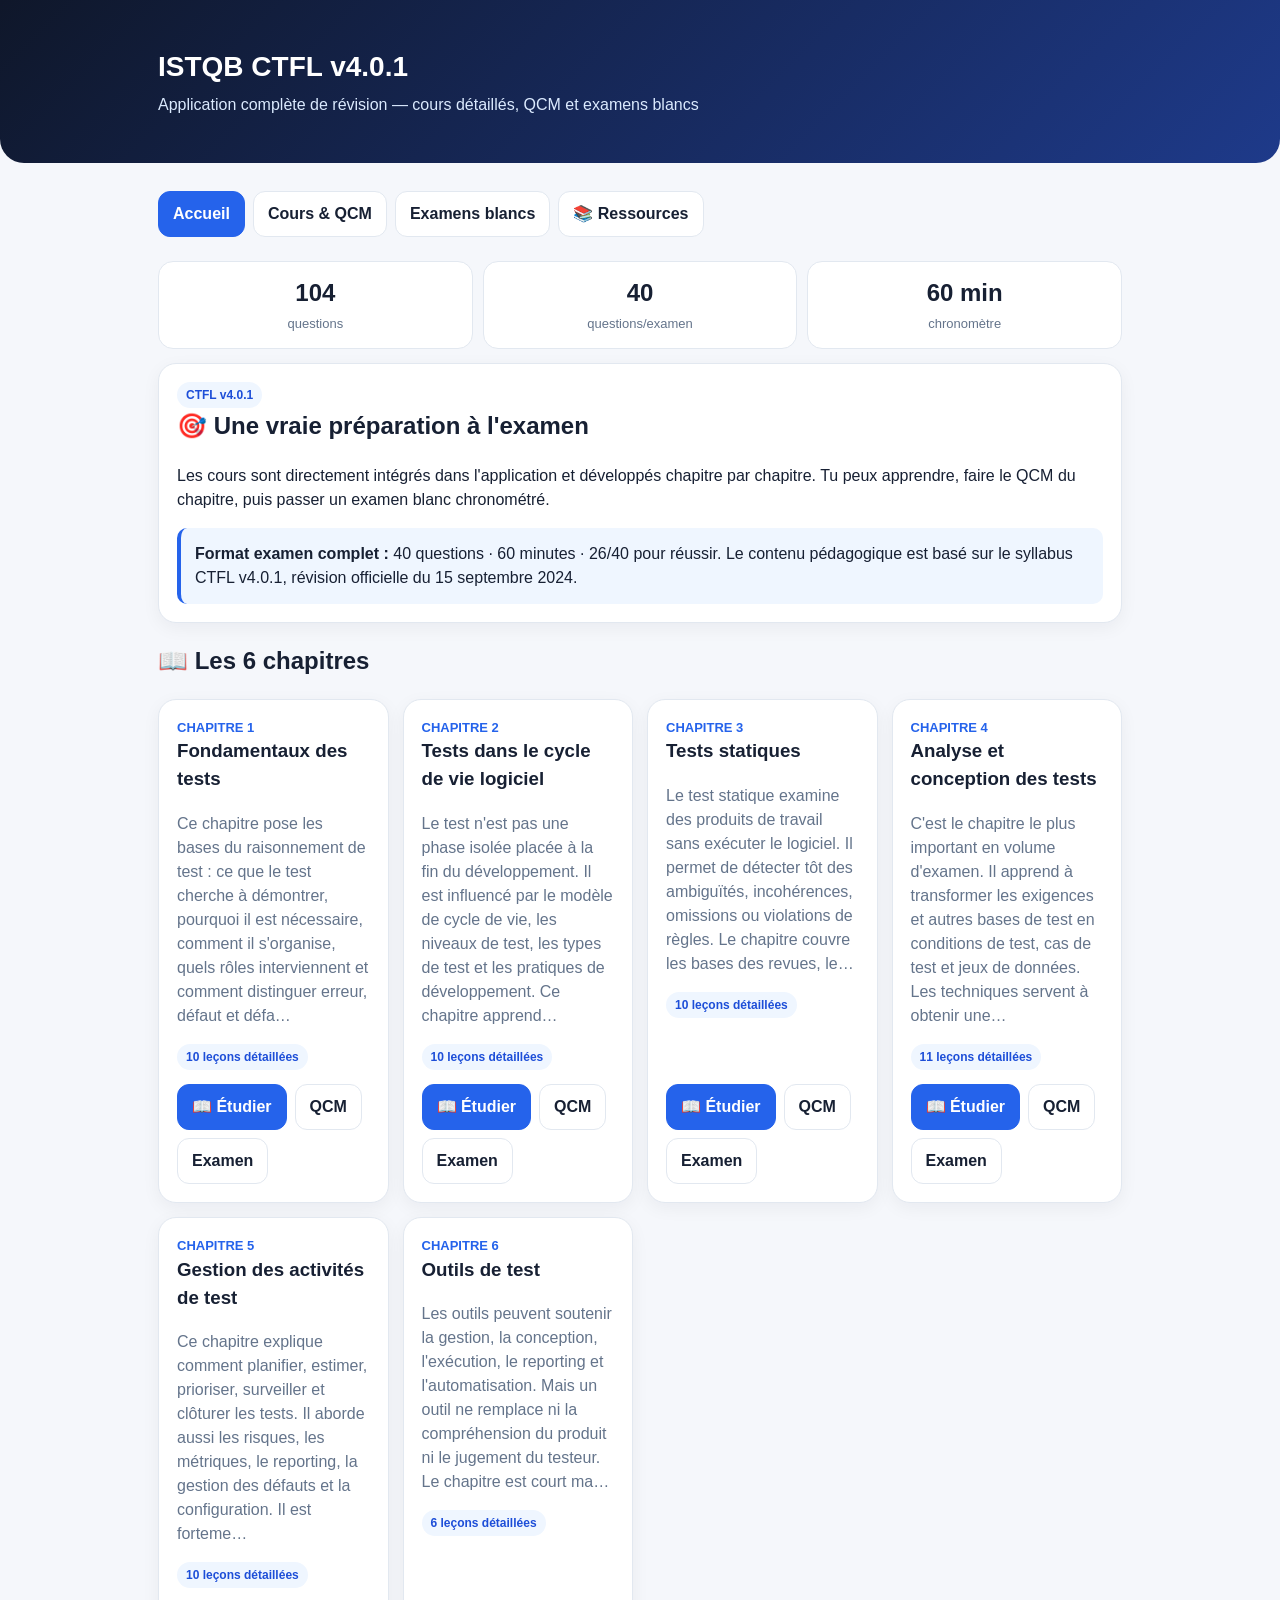
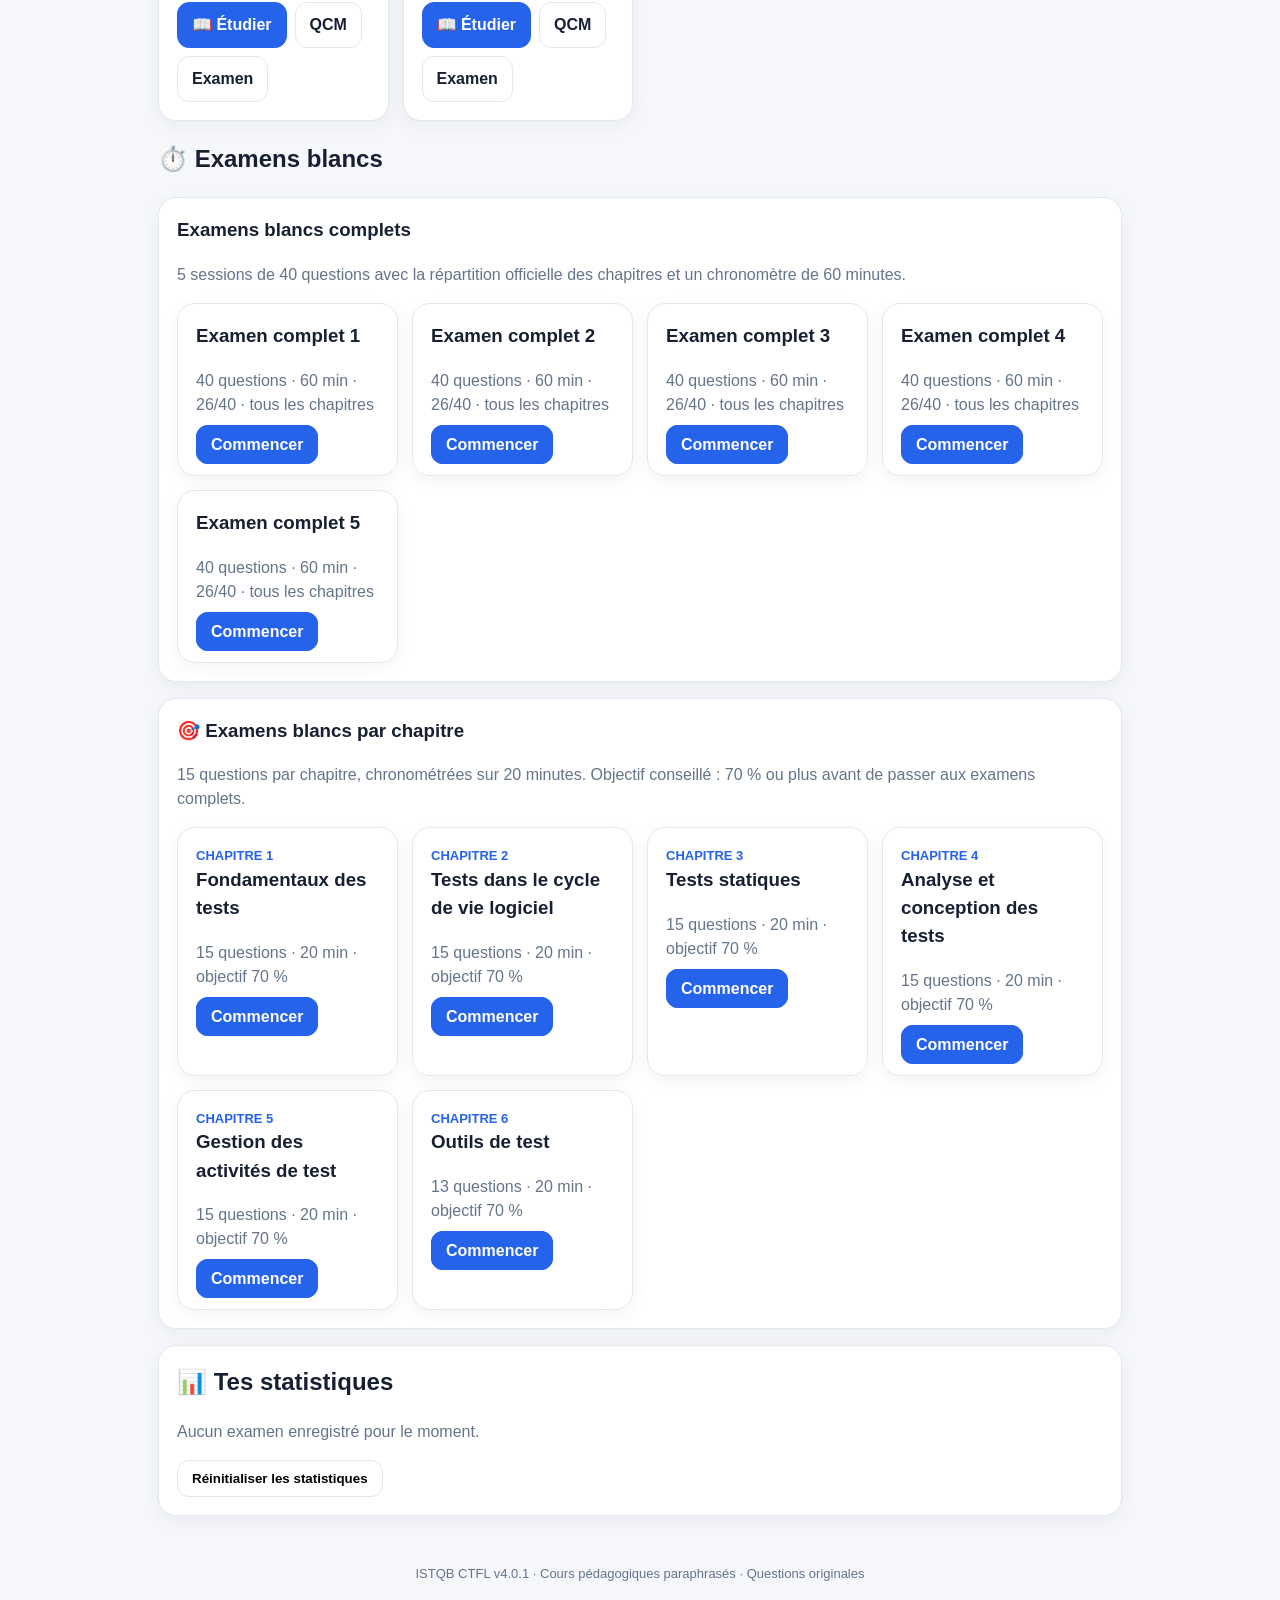
<file: index.html>
<!doctype html>
<html lang="fr"><head><meta charset="utf-8"><meta name="viewport" content="width=device-width,initial-scale=1,viewport-fit=cover"><meta name="theme-color" content="#1e3a8a"><meta name="apple-mobile-web-app-capable" content="yes"><link rel="manifest" href="./manifest.json"><link rel="stylesheet" href="./style.css"><title>ISTQB CTFL v4.0.1 — Révision</title></head>
<body><header><div class="wrap"><h1>ISTQB CTFL v4.0.1</h1><p>Application complète de révision — cours détaillés, QCM et examens blancs</p></div></header>
<div class="wrap"><nav class="nav"><a class="active" href="./index.html">Accueil</a><a href="./cours.html">Cours & QCM</a><a href="#examens">Examens blancs</a><a href="./ressources.html">📚 Ressources</a></nav>
<div class="stats"><div class="stat"><b id="statQuestions">0</b><span class="muted small">questions</span></div><div class="stat"><b>40</b><span class="muted small">questions/examen</span></div><div class="stat"><b>60 min</b><span class="muted small">chronomètre</span></div></div>
<section class="card"><span class="badge">CTFL v4.0.1</span><h2>🎯 Une vraie préparation à l'examen</h2><p>Les cours sont directement intégrés dans l'application et développés chapitre par chapitre. Tu peux apprendre, faire le QCM du chapitre, puis passer un examen blanc chronométré.</p><div class="callout"><b>Format examen complet :</b> 40 questions · 60 minutes · 26/40 pour réussir. Le contenu pédagogique est basé sur le syllabus CTFL v4.0.1, révision officielle du 15 septembre 2024.</div></section>
<h2 id="cours">📖 Les 6 chapitres</h2><div id="chapters" class="grid"></div>
<h2 id="examens">⏱️ Examens blancs</h2><div class="card"><h3>Examens blancs complets</h3><p class="muted">5 sessions de 40 questions avec la répartition officielle des chapitres et un chronomètre de 60 minutes.</p><div id="mocks" class="grid"></div></div>
<div class="card" style="margin-top:16px"><h3>🎯 Examens blancs par chapitre</h3><p class="muted">15 questions par chapitre, chronométrées sur 20 minutes. Objectif conseillé : 70 % ou plus avant de passer aux examens complets.</p><div id="chapterMocks" class="grid"></div></div>
<section class="card" style="margin-top:16px"><h2>📊 Tes statistiques</h2><p id="statsText" class="muted">Aucun examen enregistré pour le moment.</p><button class="btn" onclick="resetStats()">Réinitialiser les statistiques</button></section></div>
<footer>ISTQB CTFL v4.0.1 · Cours pédagogiques paraphrasés · Questions originales</footer>
<script src="./data.js"></script><script>
const qs=window.ISTQB_QUESTIONS||[]; document.getElementById('statQuestions').textContent=qs.length;
document.getElementById('chapters').innerHTML=Object.entries(window.ISTQB_COURSES).map(([ch,c])=>`<div class="card chapter-card"><div><div class="chapter-num">CHAPITRE ${ch}</div><h3>${c.title}</h3><p class="muted">${c.intro.substring(0,210)}…</p><span class="badge">${c.sections.length} leçons détaillées</span></div><div class="actions"><a class="btn primary" href="./cours.html#ch${ch}">📖 Étudier</a><a class="btn" href="./cours.html?quiz=${ch}">QCM</a><a class="btn" href="./cours.html?chapterExam=${ch}">Examen</a></div></div>`).join('');
document.getElementById('mocks').innerHTML=window.ISTQB_MOCKS.map((_,i)=>`<div class="card"><h3>Examen complet ${i+1}</h3><p class="muted">40 questions · 60 min · 26/40 · tous les chapitres</p><a class="btn primary" href="./cours.html?exam=${i}">Commencer</a></div>`).join('');
document.getElementById('chapterMocks').innerHTML=Object.entries(window.ISTQB_CHAPTER_EXAMS).map(([ch,ids])=>`<div class="card"><div class="chapter-num">CHAPITRE ${ch}</div><h3>${window.ISTQB_COURSES[ch].title}</h3><p class="muted">${ids.length} questions · 20 min · objectif 70 %</p><a class="btn primary" href="./cours.html?chapterExam=${ch}">Commencer</a></div>`).join('');
function updateStats(){const s=JSON.parse(localStorage.getItem('istqbStats')||'[]');if(!s.length){statsText.textContent='Aucun examen enregistré pour le moment.';return}const best=Math.max(...s.map(x=>x.score));const avg=Math.round(s.reduce((a,b)=>a+b.score,0)/s.length);statsText.textContent=`${s.length} session(s) · meilleur score ${best}/${s[0].total||40} · moyenne ${avg}/${s[0].total||40}`;}
function resetStats(){if(confirm('Réinitialiser les statistiques ?')){localStorage.removeItem('istqbStats');updateStats()}} updateStats(); if('serviceWorker' in navigator) navigator.serviceWorker.register('./sw.js').catch(()=>{});
</script></body></html>
</file>
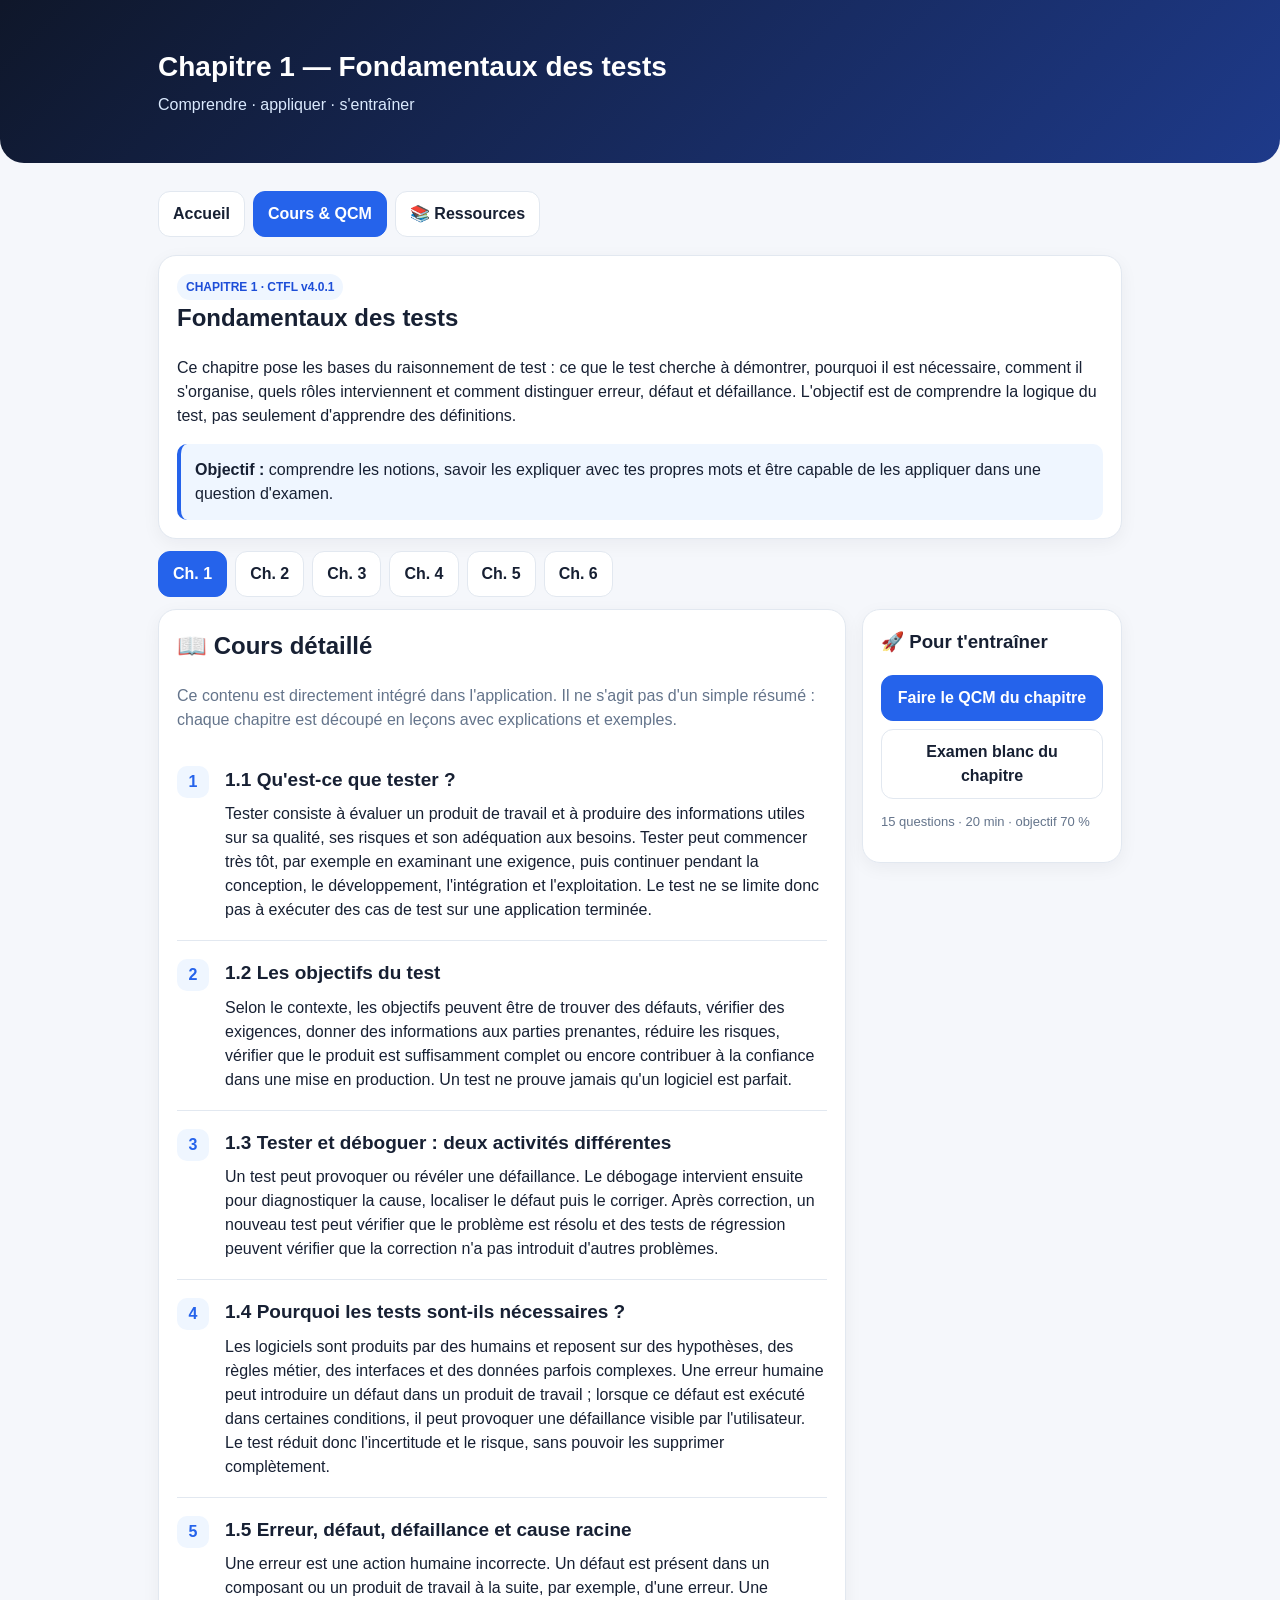
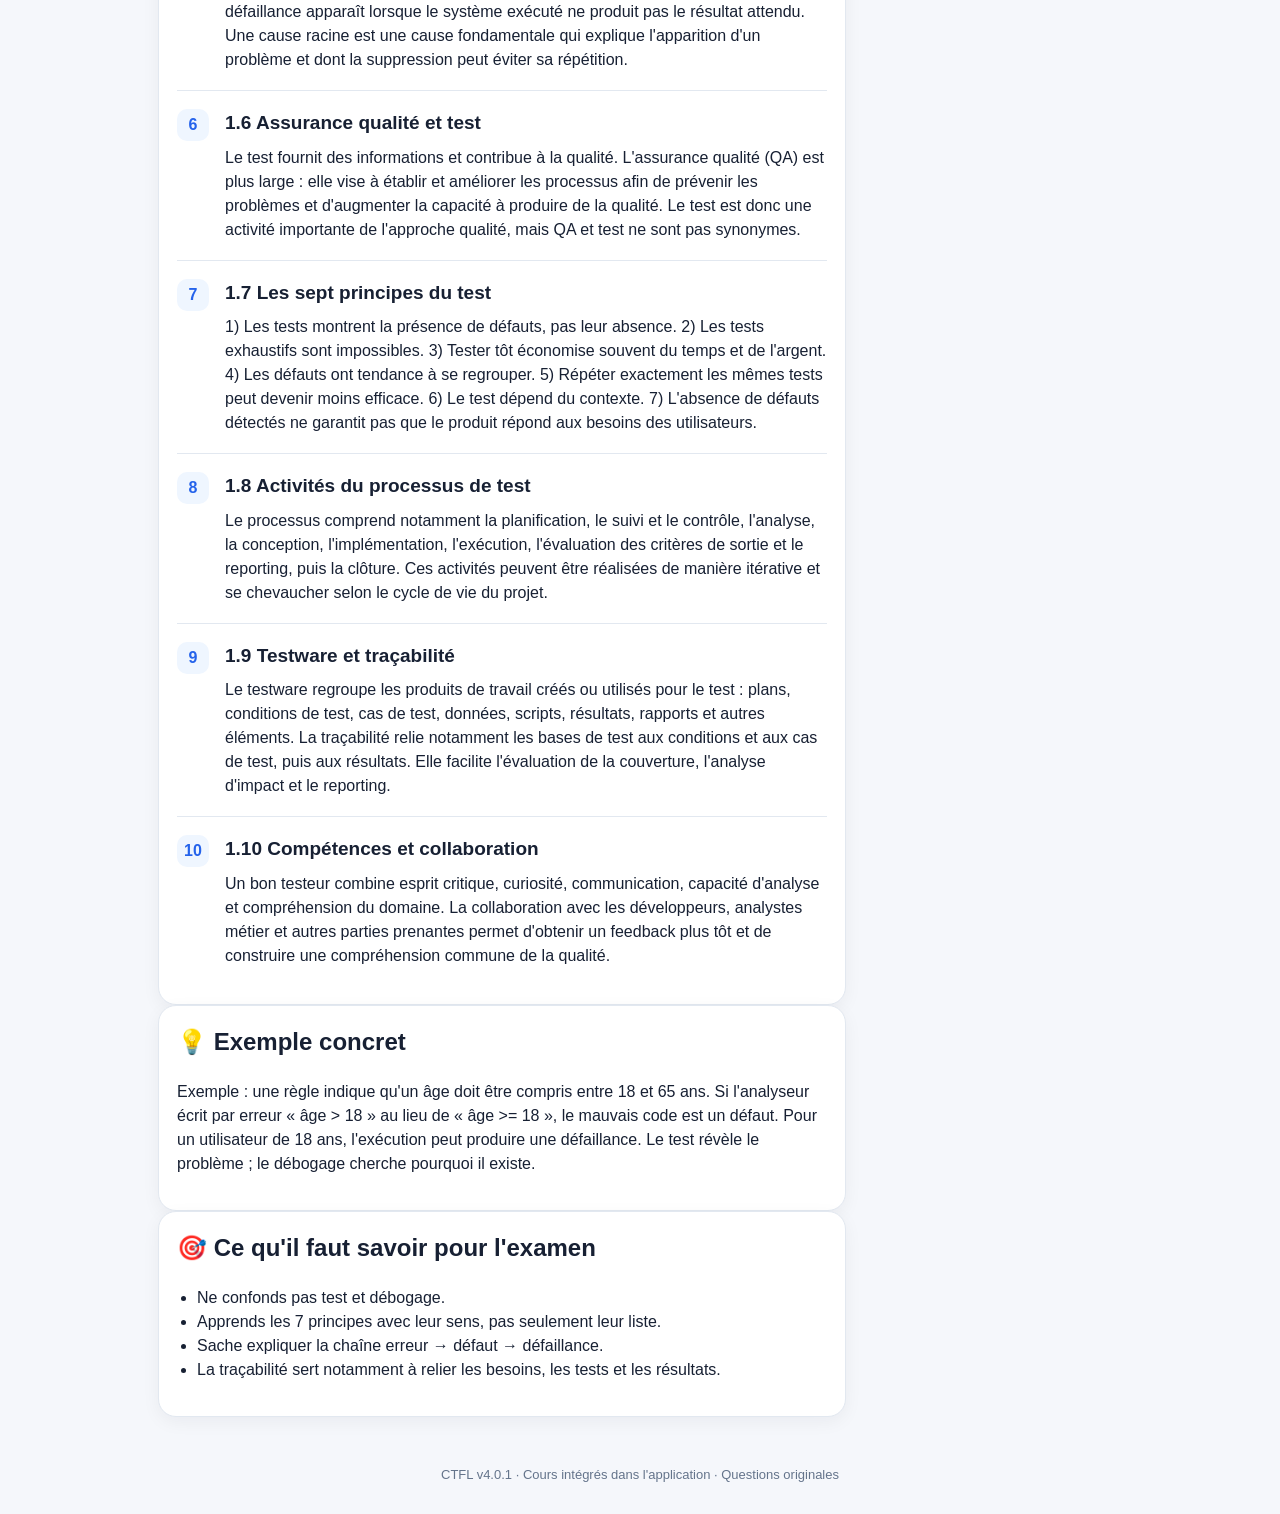
<file: cours.html>
<!doctype html><html lang="fr"><head><meta charset="utf-8"><meta name="viewport" content="width=device-width,initial-scale=1,viewport-fit=cover"><meta name="theme-color" content="#1e3a8a"><meta name="apple-mobile-web-app-capable" content="yes"><link rel="manifest" href="./manifest.json"><link rel="stylesheet" href="./style.css"><title>ISTQB — Cours & QCM</title></head><body><header><div class="wrap"><h1 id="pageTitle">Cours ISTQB CTFL v4.0.1</h1><p>Comprendre · appliquer · s'entraîner</p></div></header><div class="wrap"><nav class="nav"><a href="./index.html">Accueil</a><a class="active" href="./cours.html">Cours & QCM</a><a href="./ressources.html">📚 Ressources</a></nav><div id="app"></div></div><footer>CTFL v4.0.1 · Cours intégrés dans l'application · Questions originales</footer><script src="./data.js"></script><script>
const courses=window.ISTQB_COURSES,questions=window.ISTQB_QUESTIONS;const params=new URLSearchParams(location.search);let mode='course',chapter=1,quizQuestions=[],current=0,answers={},examIndex=null,timer=null,remaining=3600,submitted=false,examLabel='';
function esc(s){return String(s).replace(/[&<>"']/g,m=>({'&':'&amp;','<':'&lt;','>':'&gt;','"':'&quot;',"'":'&#039;'}[m]))}
function renderCourse(){mode='course';const hash=(location.hash||'').replace('#ch','');chapter=parseInt(hash)||1;const c=courses[chapter];document.getElementById('pageTitle').textContent='Chapitre '+chapter+' — '+c.title;document.getElementById('app').innerHTML=`
<div class="card hero-course"><span class="badge">CHAPITRE ${chapter} · CTFL v4.0.1</span><h2>${c.title}</h2><p>${c.intro}</p><div class="callout"><b>Objectif :</b> comprendre les notions, savoir les expliquer avec tes propres mots et être capable de les appliquer dans une question d'examen.</div></div>
<div class="chapter-tabs">${Object.keys(courses).map(k=>`<a class="btn ${+k===chapter?'primary':''}" href="./cours.html#ch${k}">Ch. ${k}</a>`).join('')}</div>
<div class="course-layout"><main><div class="card"><h2>📖 Cours détaillé</h2><p class="muted">Ce contenu est directement intégré dans l'application. Il ne s'agit pas d'un simple résumé : chaque chapitre est découpé en leçons avec explications et exemples.</p>${c.sections.map((s,i)=>`<article class="lesson"><div class="lesson-num">${i+1}</div><div><h3>${esc(s[0])}</h3><p>${esc(s[1])}</p></div></article>`).join('')}</div>
<div class="card"><h2>💡 Exemple concret</h2><p>${esc(c.example)}</p></div>
<div class="card"><h2>🎯 Ce qu'il faut savoir pour l'examen</h2><ul class="list">${c.examTips.map(x=>`<li>${esc(x)}</li>`).join('')}</ul></div></main>
<aside><div class="card sticky-card"><h3>🚀 Pour t'entraîner</h3><a class="btn primary full" href="./cours.html?quiz=${chapter}">Faire le QCM du chapitre</a><a class="btn full" href="./cours.html?chapterExam=${chapter}">Examen blanc du chapitre</a><p class="muted small">15 questions · 20 min · objectif 70 %</p></div></aside></div>`}
function startQuiz(ch){mode='quiz';chapter=+ch;current=0;answers={};submitted=false;quizQuestions=questions.filter(x=>x.ch===chapter).sort(()=>Math.random()-.5);examLabel='QCM du chapitre';document.getElementById('pageTitle').textContent=examLabel+' — '+courses[chapter].title;renderQuiz()}
function startExam(idx){mode='exam';examIndex=+idx;current=0;answers={};submitted=false;remaining=3600;quizQuestions=window.ISTQB_MOCKS[examIndex].map(id=>questions.find(x=>x.id===id));examLabel='Examen complet '+(examIndex+1);document.getElementById('pageTitle').textContent=examLabel;renderQuiz();startTimer()}
function startChapterExam(ch){mode='chapterExam';chapter=+ch;current=0;answers={};submitted=false;remaining=1200;quizQuestions=window.ISTQB_CHAPTER_EXAMS[String(ch)].map(id=>questions.find(x=>x.id===id));examLabel='Examen blanc — chapitre '+ch;document.getElementById('pageTitle').textContent=examLabel;renderQuiz();startTimer()}
function renderQuiz(){const total=quizQuestions.length,q=quizQuestions[current],selected=answers[q.id],timed=mode!=='quiz';document.getElementById('app').innerHTML=`<div class="quiz-head"><div class="quiz-top"><div><b>${esc(examLabel)}</b><div class="muted small">Question ${current+1}/${total}</div></div>${timed?'<div><div id="timer" class="timer">'+(mode==='chapterExam'?'20:00':'60:00')+'</div><div class="muted small">Temps restant</div></div>':''}</div><div class="progress"><span style="width:${((current+1)/total)*100}%"></span></div></div><div class="question"><div class="badge">Chapitre ${q.ch}</div><h2>${esc(q.q)}</h2>${q.options.map((o,i)=>`<button class="option ${selected===i?'selected':''}" onclick="choose(${i})">${String.fromCharCode(65+i)}. ${esc(o)}</button>`).join('')}</div><div class="actions"><button class="btn" onclick="prevQ()" ${current===0?'disabled':''}>← Précédente</button><button class="btn primary" onclick="nextQ()">${current===total-1?(timed?'Terminer':'Voir le résultat'):'Suivante →'}</button>${timed?'<button class="btn" onclick="submitExam()">Terminer maintenant</button>':''}<button class="btn" onclick="goBack()">Quitter</button></div><div class="card" style="margin-top:12px"><b>Navigation</b><div class="navgrid">${quizQuestions.map((x,i)=>`<button class="qnum ${i===current?'current':''} ${answers[x.id]!==undefined?'done':''}" onclick="goQ(${i})">${i+1}</button>`).join('')}</div><p class="muted small">${Object.keys(answers).length}/${total} question(s) répondue(s).</p></div>`;if(timed)updateTimer()}
function choose(i){answers[quizQuestions[current].id]=i;renderQuiz()}function nextQ(){if(current<quizQuestions.length-1){current++;renderQuiz()}else if(mode==='quiz')finishQuiz();else finishExam(false)}function prevQ(){if(current>0){current--;renderQuiz()} }function goQ(i){current=i;renderQuiz()}
function goBack(){if(confirm('Quitter cette session ? La progression ne sera pas conservée.')){if(timer)clearInterval(timer);location.href='./cours.html#ch'+chapter}}
function startTimer(){if(timer)clearInterval(timer);timer=setInterval(()=>{remaining--;updateTimer();if(remaining<=0){clearInterval(timer);finishExam(true)}},1000)}
function updateTimer(){const el=document.getElementById('timer');if(!el)return;const m=Math.floor(remaining/60),s=remaining%60;el.textContent=String(m).padStart(2,'0')+':'+String(s).padStart(2,'0');el.classList.toggle('warning',remaining<=900&&remaining>300);el.classList.toggle('danger',remaining<=300)}
function submitExam(){if(confirm('Terminer l’examen maintenant ?'))finishExam(false)}
function scoreNow(){let score=0;quizQuestions.forEach(x=>{if(answers[x.id]===x.answer)score++});return score}
function finishQuiz(){submitted=true;renderResult(scoreNow(),quizQuestions.length,false)}
function finishExam(auto){if(submitted)return;submitted=true;if(timer)clearInterval(timer);const total=quizQuestions.length,score=scoreNow();const stats=JSON.parse(localStorage.getItem('istqbStats')||'[]');stats.push({date:new Date().toISOString(),score,total,type:mode,label:examLabel,auto});localStorage.setItem('istqbStats',JSON.stringify(stats.slice(-50)));renderResult(score,total,true)}
function finishChapterQuiz(){finishQuiz()}
function renderResult(score,total,timed){const pass=mode==='exam'?(score>=26):(score/total>=.7);let review=quizQuestions.map((x,i)=>{const a=answers[x.id],ok=a===x.answer;return `<div class="review ${ok?'good':'bad'}"><b>${i+1}. ${esc(x.q)}</b><p><b>${ok?'✓ Correct':'✗ Incorrect'}</b> — Bonne réponse : <b>${String.fromCharCode(65+x.answer)}. ${esc(x.options[x.answer])}</b></p>${a===undefined?'<p>Tu n’as pas répondu.</p>':(!ok?`<p>Ta réponse : ${String.fromCharCode(65+a)}. ${esc(x.options[a])}</p>`:'')}<p class="muted">💡 ${esc(x.explanation)}</p><span class="badge">Objectif ${esc(x.objective||'')}</span></div>`}).join('');document.getElementById('pageTitle').textContent='Résultat — '+examLabel;document.getElementById('app').innerHTML=`<div class="result"><span class="badge">${timed?'EXAMEN BLANC':'QCM'}</span><h2 class="${pass?'pass':'fail'}">${score}/${total} — ${Math.round(score/total*100)}%</h2><p>${timed?(mode==='exam'?(pass?'🎉 Réussi — seuil CTFL : 26/40.':'❌ Sous le seuil CTFL de 26/40.'):(pass?'🎉 Objectif chapitre atteint (70 %).':'📚 Objectif non atteint : reprends le cours et retente le chapitre.')):(pass?'Bon niveau sur ce chapitre.':'À revoir : relis les leçons puis refais le QCM.')}</p><div class="actions"><a class="btn primary" href="./cours.html#ch${chapter}">Revenir au cours</a><button class="btn" onclick="location.reload()">Recommencer</button><a class="btn" href="./index.html">Accueil</a></div></div><h2>Correction détaillée</h2>${review}`}
function init(){if(params.has('quiz'))return startQuiz(params.get('quiz'));if(params.has('exam'))return startExam(params.get('exam'));if(params.has('chapterExam'))return startChapterExam(params.get('chapterExam'));renderCourse()}window.addEventListener('hashchange',()=>{if(!params.has('quiz')&&!params.has('exam')&&!params.has('chapterExam'))renderCourse()});init();if('serviceWorker' in navigator)navigator.serviceWorker.register('./sw.js').catch(()=>{});
</script></body></html>
</file>
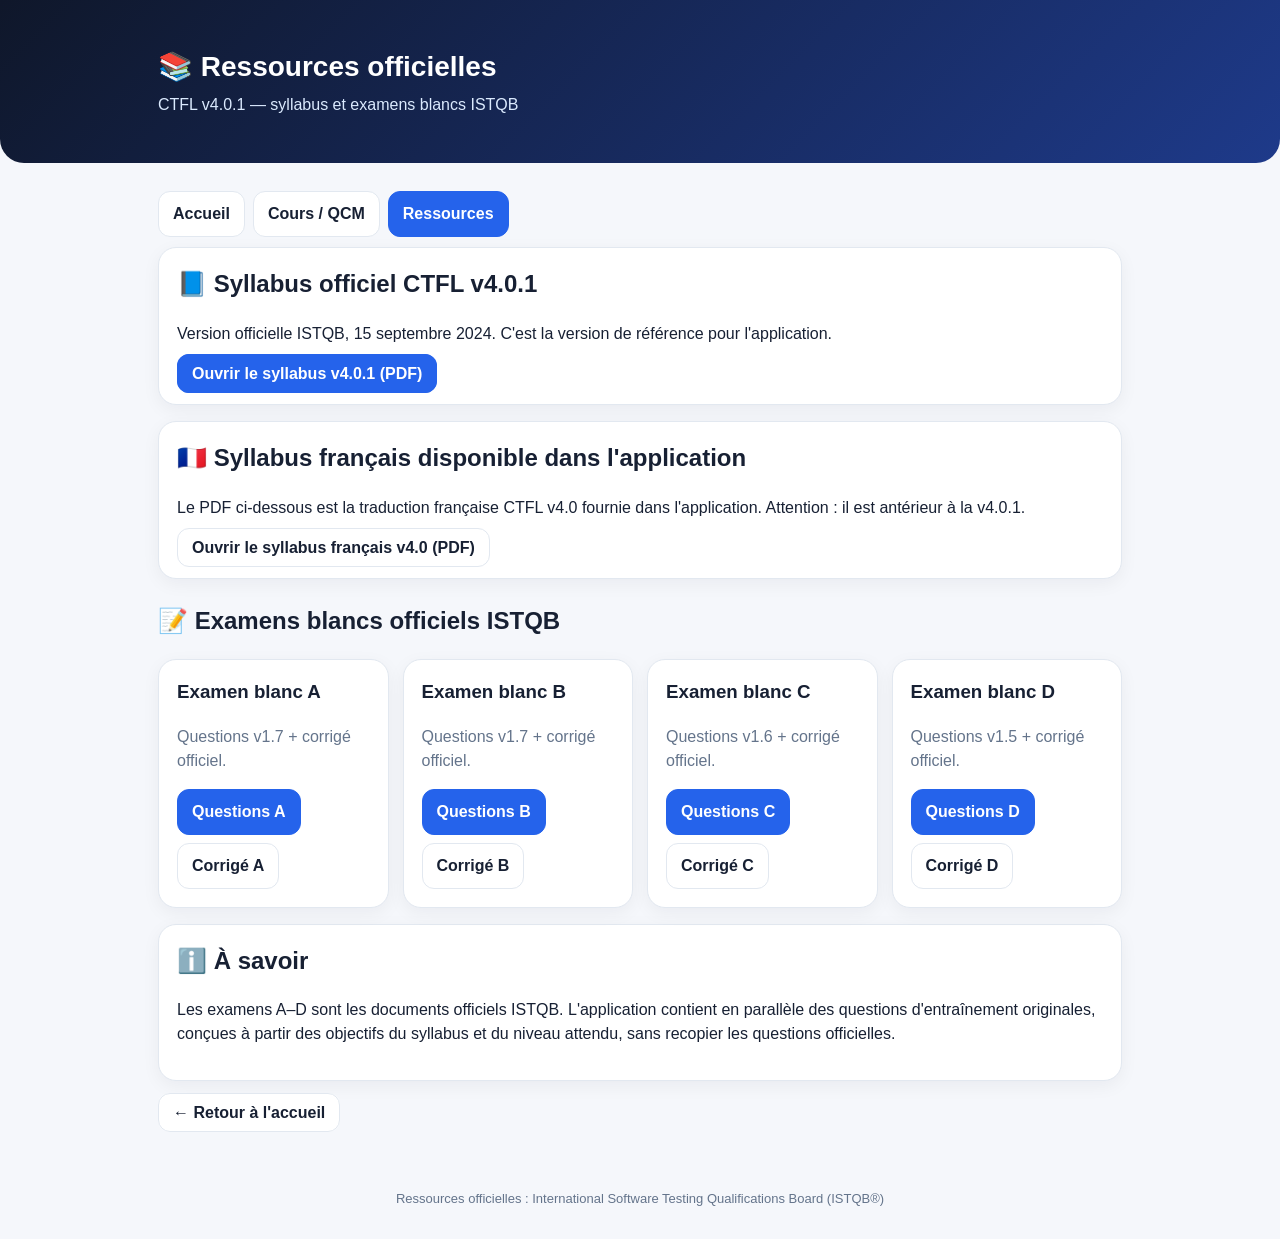
<file: ressources.html>
<!doctype html>
<html lang="fr">
<head>
<meta charset="utf-8"><meta name="viewport" content="width=device-width,initial-scale=1,viewport-fit=cover">
<meta name="theme-color" content="#1e3a8a"><meta name="apple-mobile-web-app-capable" content="yes">
<link rel="manifest" href="./manifest.json"><link rel="stylesheet" href="./style.css">
<title>ISTQB CTFL — Ressources officielles</title>
</head>
<body>
<header><div class="wrap"><h1>📚 Ressources officielles</h1><p>CTFL v4.0.1 — syllabus et examens blancs ISTQB</p></div></header>
<div class="wrap">
<nav class="nav"><a href="./index.html">Accueil</a><a href="./cours.html">Cours / QCM</a><a class="active" href="./ressources.html">Ressources</a></nav>
<section class="card">
<h2>📘 Syllabus officiel CTFL v4.0.1</h2>
<p>Version officielle ISTQB, 15 septembre 2024. C'est la version de référence pour l'application.</p>
<a class="btn primary" target="_blank" rel="noopener" href="https://istqb.org/?download_id=3345&sdm_process_download=1">Ouvrir le syllabus v4.0.1 (PDF)</a>
</section>
<section class="card" style="margin-top:16px">
<h2>🇫🇷 Syllabus français disponible dans l'application</h2>
<p>Le PDF ci-dessous est la traduction française CTFL v4.0 fournie dans l'application. Attention : il est antérieur à la v4.0.1.</p>
<a class="btn" href="./ISTQB-Syllabus-Niveau-Fondation-v4.0-Francais.pdf">Ouvrir le syllabus français v4.0 (PDF)</a>
</section>
<h2 style="margin-top:24px">📝 Examens blancs officiels ISTQB</h2>
<div class="grid">
<div class="card"><h3>Examen blanc A</h3><p class="muted">Questions v1.7 + corrigé officiel.</p><div class="actions"><a class="btn primary" target="_blank" rel="noopener" href="https://istqb.org/?download_id=3352&sdm_process_download=1">Questions A</a><a class="btn" target="_blank" rel="noopener" href="https://istqb.org/?download_id=3357&sdm_process_download=1">Corrigé A</a></div></div>
<div class="card"><h3>Examen blanc B</h3><p class="muted">Questions v1.7 + corrigé officiel.</p><div class="actions"><a class="btn primary" target="_blank" rel="noopener" href="https://istqb.org/?download_id=3359&sdm_process_download=1">Questions B</a><a class="btn" target="_blank" rel="noopener" href="https://istqb.org/?download_id=3365&sdm_process_download=1">Corrigé B</a></div></div>
<div class="card"><h3>Examen blanc C</h3><p class="muted">Questions v1.6 + corrigé officiel.</p><div class="actions"><a class="btn primary" target="_blank" rel="noopener" href="https://istqb.org/?download_id=3369&sdm_process_download=1">Questions C</a><a class="btn" target="_blank" rel="noopener" href="https://istqb.org/?download_id=3372&sdm_process_download=1">Corrigé C</a></div></div>
<div class="card"><h3>Examen blanc D</h3><p class="muted">Questions v1.5 + corrigé officiel.</p><div class="actions"><a class="btn primary" target="_blank" rel="noopener" href="https://istqb.org/?download_id=3376&sdm_process_download=1">Questions D</a><a class="btn" target="_blank" rel="noopener" href="https://istqb.org/?download_id=3380&sdm_process_download=1">Corrigé D</a></div></div>
</div>
<section class="card" style="margin-top:16px"><h2>ℹ️ À savoir</h2><p>Les examens A–D sont les documents officiels ISTQB. L'application contient en parallèle des questions d'entraînement originales, conçues à partir des objectifs du syllabus et du niveau attendu, sans recopier les questions officielles.</p></section>
<p style="margin-top:20px"><a class="btn" href="./index.html">← Retour à l'accueil</a></p>
</div>
<footer>Ressources officielles : International Software Testing Qualifications Board (ISTQB®)</footer>
</body></html>
</file>
<file: style.css>
:root{--bg:#f5f7fb;--card:#fff;--text:#172033;--muted:#64748b;--accent:#2563eb;--accent2:#1d4ed8;--ok:#16a34a;--bad:#dc2626;--warn:#f59e0b;--border:#e2e8f0}
*{box-sizing:border-box} body{margin:0;font-family:-apple-system,BlinkMacSystemFont,"Segoe UI",Roboto,Arial,sans-serif;background:var(--bg);color:var(--text);line-height:1.5}
a{color:inherit;text-decoration:none}.wrap{max-width:1000px;margin:auto;padding:18px}
header{background:linear-gradient(135deg,#0f172a,#1e3a8a);color:white;padding:28px 18px;border-radius:0 0 24px 24px}
header h1{margin:0 0 5px;font-size:28px} header p{margin:0;color:#dbeafe}
.nav{display:flex;gap:8px;overflow:auto;padding:10px 0}.nav a,.btn{border:1px solid var(--border);background:var(--card);padding:10px 14px;border-radius:12px;font-weight:650;cursor:pointer}
.nav a.active,.btn.primary{background:var(--accent);color:#fff;border-color:var(--accent)}
.grid{display:grid;grid-template-columns:repeat(auto-fit,minmax(220px,1fr));gap:14px}.card{background:var(--card);border:1px solid var(--border);border-radius:18px;padding:18px;box-shadow:0 5px 18px rgba(15,23,42,.05)}
.card h2,.card h3{margin-top:0}.muted{color:var(--muted)}.small{font-size:13px}.badge{display:inline-block;padding:4px 9px;border-radius:999px;background:#eff6ff;color:#1d4ed8;font-size:12px;font-weight:700}
.stats{display:grid;grid-template-columns:repeat(3,1fr);gap:10px;margin:14px 0}.stat{background:#fff;border:1px solid var(--border);border-radius:15px;padding:13px;text-align:center}.stat b{display:block;font-size:24px}
.chapter-card{min-height:160px;display:flex;flex-direction:column;justify-content:space-between}.chapter-num{font-size:13px;font-weight:800;color:var(--accent)}
.list{padding-left:20px}.section{margin:18px 0}.section h3{font-size:20px}.callout{padding:14px;border-left:4px solid var(--accent);background:#eff6ff;border-radius:10px}
table{width:100%;border-collapse:collapse;background:white;border-radius:12px;overflow:hidden}th,td{padding:10px;border-bottom:1px solid var(--border);text-align:left}th{background:#f8fafc}
.quiz-head{position:sticky;top:0;z-index:5;background:rgba(245,247,251,.96);backdrop-filter:blur(10px);padding:10px 0}
.progress{height:8px;background:#e2e8f0;border-radius:99px;overflow:hidden}.progress>span{display:block;height:100%;background:var(--accent);transition:.2s}
.question{background:#fff;border:1px solid var(--border);border-radius:18px;padding:18px;margin-top:12px}.question h2{font-size:20px}
.option{display:block;width:100%;text-align:left;border:1px solid var(--border);background:#fff;padding:14px;margin:9px 0;border-radius:13px;font-size:16px;cursor:pointer}.option:hover{border-color:#93c5fd}.option.selected{border-color:var(--accent);background:#eff6ff}
.actions{display:flex;gap:8px;flex-wrap:wrap;margin-top:14px}.timer{font-variant-numeric:tabular-nums;font-size:20px;font-weight:800}.timer.warning{color:var(--warn)}.timer.danger{color:var(--bad)}
.navgrid{display:grid;grid-template-columns:repeat(8,1fr);gap:6px;margin-top:10px}.qnum{padding:8px 4px;border:1px solid var(--border);border-radius:9px;background:#fff;cursor:pointer;font-size:12px}.qnum.current{outline:2px solid var(--accent)}.qnum.done{background:#dbeafe}.qnum.correct{background:#dcfce7}.qnum.wrong{background:#fee2e2}
.result{padding:18px;border-radius:18px;background:#fff;border:1px solid var(--border)}.pass{color:var(--ok)}.fail{color:var(--bad)}
.review{margin-top:10px;padding:14px;border:1px solid var(--border);border-radius:14px}.review.bad{border-left:5px solid var(--bad)}.review.good{border-left:5px solid var(--ok)}
footer{padding:30px 18px;color:var(--muted);text-align:center;font-size:13px}
@media(max-width:600px){.wrap{padding:12px}.stats{grid-template-columns:1fr 1fr 1fr}.stat b{font-size:19px}.navgrid{grid-template-columns:repeat(8,1fr)}header h1{font-size:24px}.question h2{font-size:18px}}

.hero-course{margin-top:8px}.chapter-tabs{display:flex;gap:8px;overflow:auto;padding:12px 0}.course-layout{display:grid;grid-template-columns:minmax(0,1fr) 260px;gap:16px}.lesson{display:grid;grid-template-columns:36px 1fr;gap:12px;padding:18px 0;border-bottom:1px solid var(--border)}.lesson:last-child{border-bottom:0}.lesson-num{width:32px;height:32px;border-radius:10px;background:#eff6ff;color:var(--accent);font-weight:800;display:grid;place-items:center}.lesson h3{margin:0 0 8px;font-size:19px}.lesson p{margin:0}.sticky-card{position:sticky;top:12px}.full{display:block;width:100%;text-align:center;margin:8px 0}.quiz-top{display:flex;justify-content:space-between;align-items:center;gap:12px}.quiz-head{margin-bottom:4px}.timer{min-width:92px;text-align:center}.review p{margin:7px 0}
@media(max-width:760px){.course-layout{grid-template-columns:1fr}.sticky-card{position:static}.lesson{grid-template-columns:30px 1fr}.lesson-num{width:28px;height:28px}.lesson h3{font-size:18px}}
</file>
